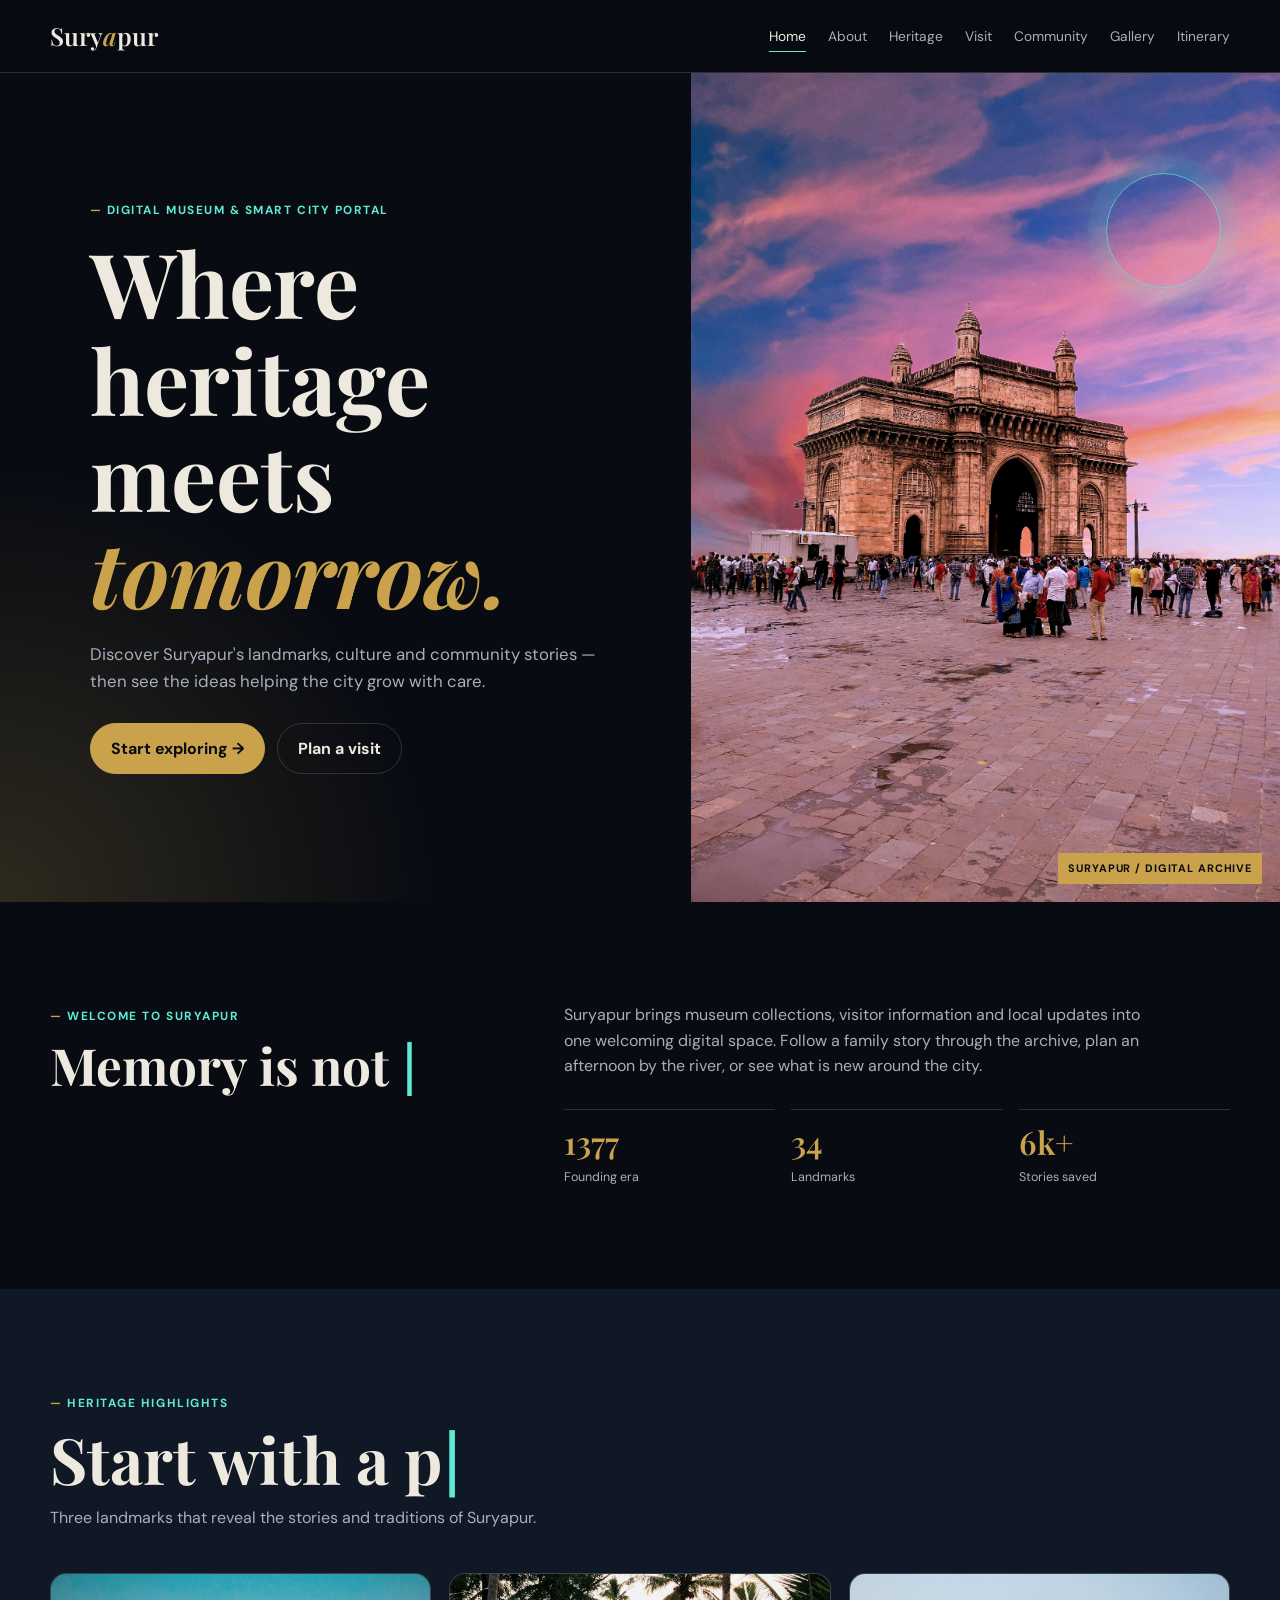
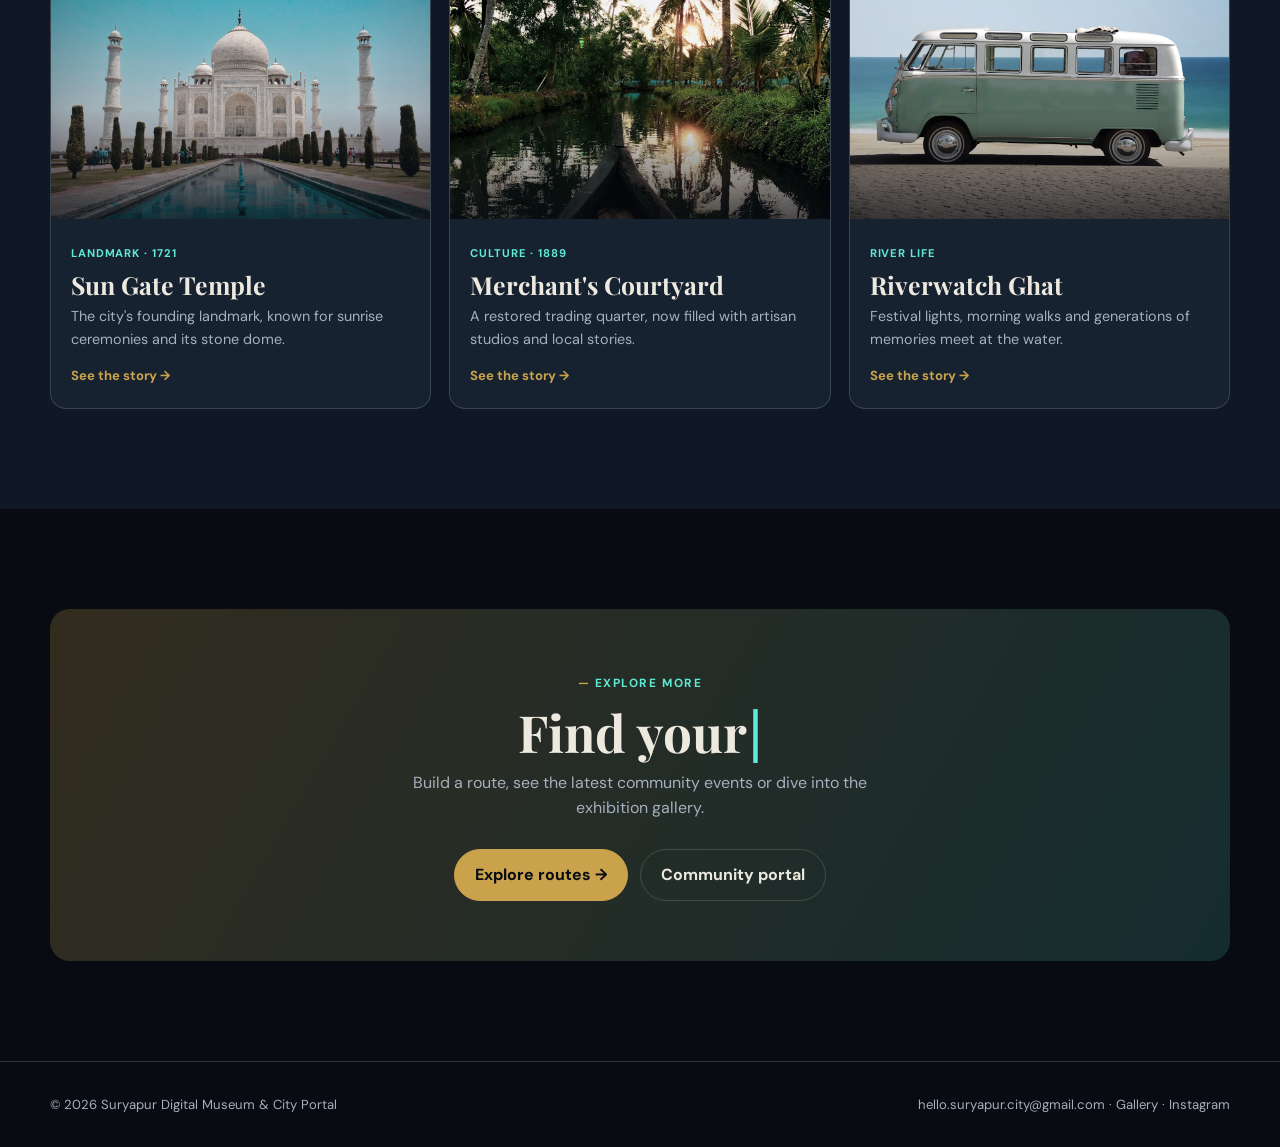
<file: index.html>
<!DOCTYPE html>
<html lang="en">
<head>
  <meta charset="UTF-8"><meta name="viewport" content="width=device-width, initial-scale=1.0">
  <meta name="description" content="Suryapur Digital Museum and Smart City Portal"><title>Suryapur — Digital Museum</title>
  <link rel="preconnect" href="https://fonts.googleapis.com"><link rel="preconnect" href="https://fonts.gstatic.com" crossorigin>
  <link href="https://fonts.googleapis.com/css2?family=DM+Sans:wght@400;500;700&family=Playfair+Display:wght@500;600;700&display=swap" rel="stylesheet"><link rel="stylesheet" href="styles.css">
</head>
<body>
  <header class="header"><nav class="nav container"><a class="logo" href="index.html">Sury<span>a</span>pur</a><button class="menu" id="menuButton" aria-expanded="false">Menu ☰</button><div class="links" id="navLinks"><a class="active" href="index.html">Home</a><a href="about.html">About</a><a href="heritage.html">Heritage</a><a href="visit.html">Visit</a><a href="community.html">Community</a><a href="gallery.html">Gallery</a><a href="itinerary.html">Itinerary</a></div></nav></header>
  <main>
    <section class="hero" id="home"><div class="hero-copy"><span class="eyebrow" data-md="hero_eyebrow">Digital Museum &amp; Smart City Portal</span><h1 data-md="hero_title">Where heritage meets <em>tomorrow.</em></h1><p data-md="hero_description">Discover Suryapur's landmarks, culture and community stories — then see the ideas helping the city grow with care.</p><div class="buttons"><a class="button primary" href="heritage.html" data-md="hero_btn_primary">Start exploring →</a><a class="button secondary" href="visit.html" data-md="hero_btn_secondary">Plan a visit</a></div></div><div class="hero-image"><span class="hero-orb"></span><img src="images/hero-city.jpg" alt="Suryapur cityscape"></div></section>
    <section class="section"><div class="container split reveal"><div><span class="eyebrow" data-md="welcome_eyebrow">Welcome to Suryapur</span><h2 data-md="welcome_title">Memory is not behind us.</h2></div><div><p data-md="welcome_description">Suryapur brings museum collections, visitor information and local updates into one welcoming digital space. Follow a family story through the archive, plan an afternoon by the river, or see what is new around the city.</p><div class="facts"><div><strong data-md="fact_1_num">1721</strong><span data-md="fact_1_label">Founding era</span></div><div><strong data-md="fact_2_num">42</strong><span data-md="fact_2_label">Landmarks</span></div><div><strong data-md="fact_3_num">8k+</strong><span data-md="fact_3_label">Stories saved</span></div></div></div></div></section>
    <section class="section alt"><div class="container"><div class="section-title reveal"><span class="eyebrow" data-md="highlights_eyebrow">Heritage highlights</span><h2 data-md="highlights_title">Start with a place.</h2><p data-md="highlights_subtitle">Three landmarks that reveal the stories and traditions of Suryapur.</p></div><div class="cards"><article class="card reveal"><div class="card-image"><img src="images/sun-gate.jpg" alt="Sun Gate Temple"></div><div class="card-body"><span class="tag" data-md="card_1_tag">Landmark · 1721</span><h3 data-md="card_1_title">Sun Gate Temple</h3><p data-md="card_1_desc">The city's founding landmark, known for sunrise ceremonies and its stone dome.</p><a class="card-link" href="heritage.html" data-md="card_1_link">See the story →</a></div></article><article class="card reveal"><div class="card-image"><img src="images/merchants-courtyard.jpg" alt="Merchant's Courtyard"></div><div class="card-body"><span class="tag" data-md="card_2_tag">Culture · 1889</span><h3 data-md="card_2_title">Merchant's Courtyard</h3><p data-md="card_2_desc">A restored trading quarter, now filled with artisan studios and local stories.</p><a class="card-link" href="heritage.html" data-md="card_2_link">See the story →</a></div></article><article class="card reveal"><div class="card-image"><img src="images/riverwatch-ghat.jpg" alt="Riverwatch Ghat"></div><div class="card-body"><span class="tag" data-md="card_3_tag">River life</span><h3 data-md="card_3_title">Riverwatch Ghat</h3><p data-md="card_3_desc">Festival lights, morning walks and generations of memories meet at the water.</p><a class="card-link" href="heritage.html" data-md="card_3_link">See the story →</a></div></article></div></div></section>
    <section class="section"><div class="container cta reveal"><span class="eyebrow" data-md="cta_eyebrow">Explore more</span><h2 data-md="cta_title">Find your own way through Suryapur.</h2><p data-md="cta_desc">Build a route, see the latest community events or dive into the exhibition gallery.</p><div class="buttons" style="justify-content:center"><a class="button primary" href="visit.html" data-md="cta_btn_primary">Explore routes →</a><a class="button secondary" href="community.html" data-md="cta_btn_secondary">Community portal</a></div></div></section>
  </main>
  <footer><div class="container footer"><span>© 2026 Suryapur Digital Museum &amp; City Portal</span><span><a href="mailto:hello.suryapur.city@gmail.com">hello.suryapur.city@gmail.com</a> · <a href="gallery.html">Gallery</a> · <a href="index.html#home">Instagram</a></span></div></footer><script src="script.js"></script>
</body>
</html>
</file>
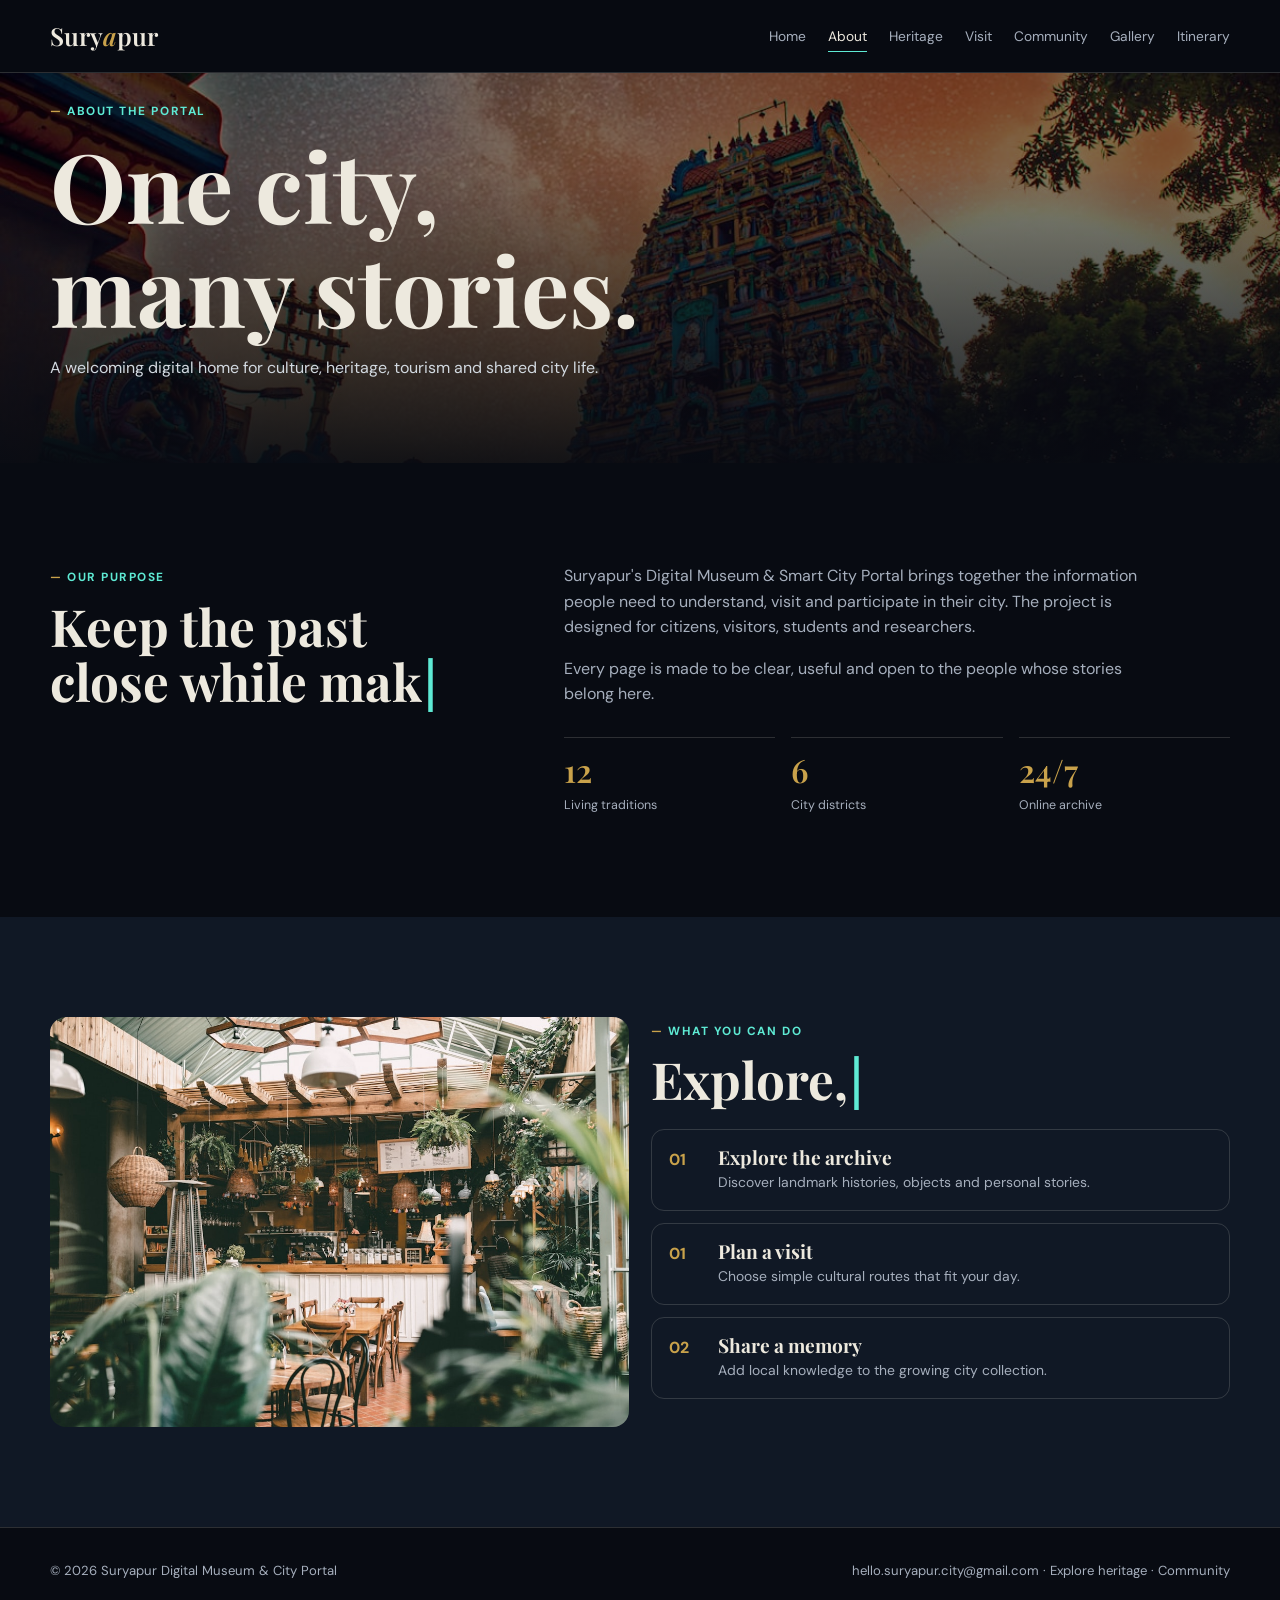
<file: about.html>
<!DOCTYPE html>
<html lang="en"><head><meta charset="UTF-8"><meta name="viewport" content="width=device-width, initial-scale=1.0"><title>About — Suryapur</title><link rel="preconnect" href="https://fonts.googleapis.com"><link rel="preconnect" href="https://fonts.gstatic.com" crossorigin><link href="https://fonts.googleapis.com/css2?family=DM+Sans:wght@400;500;700&family=Playfair+Display:wght@500;600;700&display=swap" rel="stylesheet"><link rel="stylesheet" href="styles.css"></head>
<body><header class="header"><nav class="nav container"><a class="logo" href="index.html">Sury<span>a</span>pur</a><button class="menu" id="menuButton" aria-expanded="false">Menu ☰</button><div class="links" id="navLinks"><a href="index.html">Home</a><a class="active" href="about.html">About</a><a href="heritage.html">Heritage</a><a href="visit.html">Visit</a><a href="community.html">Community</a><a href="gallery.html">Gallery</a><a href="itinerary.html">Itinerary</a></div></nav></header>
<main>
  <section class="page-hero"><img src="images/historic-architecture.jpg" alt="Historic architecture in Suryapur"><div class="container"><span class="eyebrow" data-md="hero_eyebrow">About the portal</span><h1 data-md="hero_title">One city,<br>many stories.</h1><p data-md="hero_description">A welcoming digital home for culture, heritage, tourism and shared city life.</p></div></section>
  <section class="section"><div class="container split reveal"><div><span class="eyebrow" data-md="purpose_eyebrow">Our purpose</span><h2 data-md="purpose_title">Keep the past close while making the future easier to explore.</h2></div><div><p data-md="purpose_desc_1">Suryapur's Digital Museum &amp; Smart City Portal brings together the information people need to understand, visit and participate in their city. The project is designed for citizens, visitors, students and researchers.</p><p class="muted" style="margin-top:16px" data-md="purpose_desc_2">Every page is made to be clear, useful and open to the people whose stories belong here.</p><div class="facts"><div><strong data-md="fact_1_num">12</strong><span data-md="fact_1_label">Living traditions</span></div><div><strong data-md="fact_2_num">6</strong><span data-md="fact_2_label">City districts</span></div><div><strong data-md="fact_3_num">24/7</strong><span data-md="fact_3_label">Online archive</span></div></div></div></div></section>
  <section class="section alt"><div class="container visit-grid"><div class="photo-panel reveal"><img src="images/museum-artefact.jpg" alt="Historic museum artefact"></div><div class="reveal"><span class="eyebrow" data-md="do_eyebrow">What you can do</span><h2 style="font-size:clamp(2.3rem,4vw,3.8rem);margin:10px 0 22px" data-md="do_title">Explore, learn and contribute.</h2><div class="routes"><div class="route"><b data-md="route_1_num">01</b><div><h3 data-md="route_1_title">Explore the archive</h3><p data-md="route_1_desc">Discover landmark histories, objects and personal stories.</p></div></div><div class="route"><b data-md="route_2_num">02</b><div><h3 data-md="route_2_title">Plan a visit</h3><p data-md="route_2_desc">Choose simple cultural routes that fit your day.</p></div></div><div class="route"><b data-md="route_3_num">03</b><div><h3 data-md="route_3_title">Share a memory</h3><p data-md="route_3_desc">Add local knowledge to the growing city collection.</p></div></div></div></div></div></section>
</main><footer><div class="container footer"><span>© 2026 Suryapur Digital Museum &amp; City Portal</span><span><a href="mailto:hello.suryapur.city@gmail.com">hello.suryapur.city@gmail.com</a> · <a href="heritage.html">Explore heritage</a> · <a href="community.html">Community</a></span></div></footer><script src="script.js"></script></body></html>
</file>
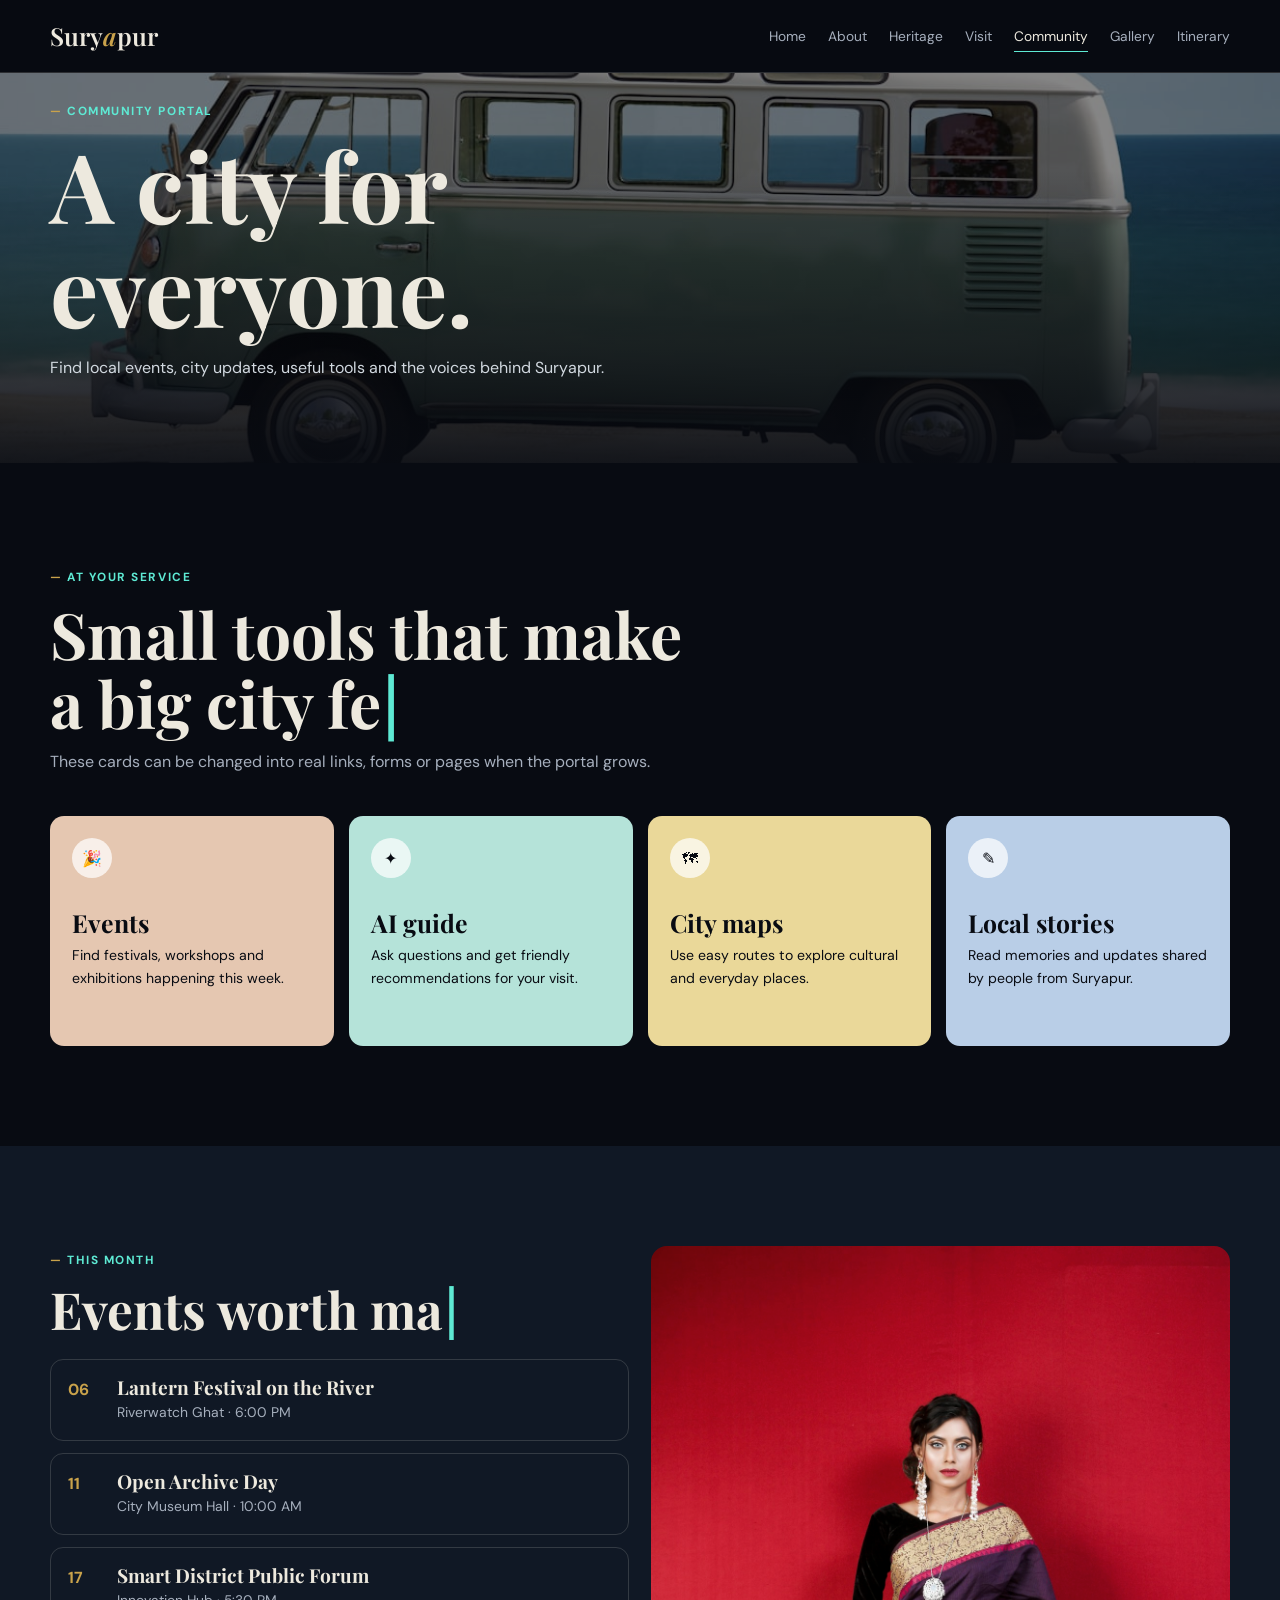
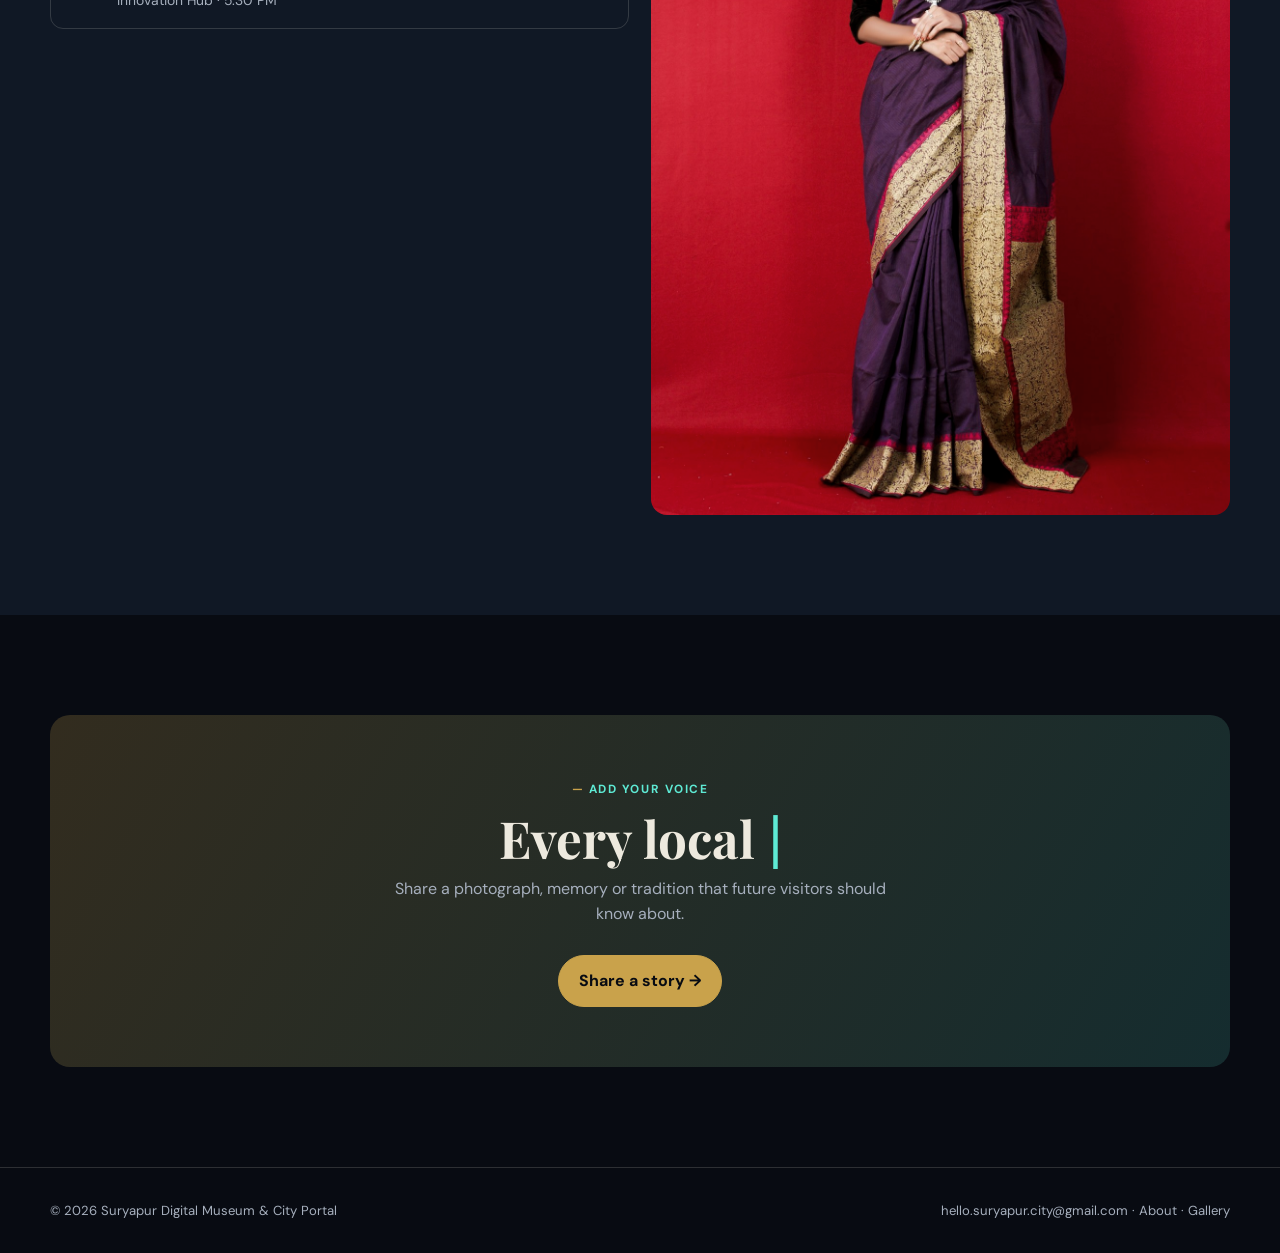
<file: community.html>
<!DOCTYPE html>
<html lang="en"><head><meta charset="UTF-8"><meta name="viewport" content="width=device-width, initial-scale=1.0"><title>Community — Suryapur</title><link rel="preconnect" href="https://fonts.googleapis.com"><link rel="preconnect" href="https://fonts.gstatic.com" crossorigin><link href="https://fonts.googleapis.com/css2?family=DM+Sans:wght@400;500;700&family=Playfair+Display:wght@500;600;700&display=swap" rel="stylesheet"><link rel="stylesheet" href="styles.css"></head>
<body><header class="header"><nav class="nav container"><a class="logo" href="index.html">Sury<span>a</span>pur</a><button class="menu" id="menuButton" aria-expanded="false">Menu ☰</button><div class="links" id="navLinks"><a href="index.html">Home</a><a href="about.html">About</a><a href="heritage.html">Heritage</a><a href="visit.html">Visit</a><a class="active" href="community.html">Community</a><a href="gallery.html">Gallery</a><a href="itinerary.html">Itinerary</a></div></nav></header>
<main>
  <section class="page-hero"><img src="images/riverwatch-ghat.jpg" alt="Riverwatch Ghat"><div class="container"><span class="eyebrow" data-md="hero_eyebrow">Community portal</span><h1 data-md="hero_title">A city for<br>everyone.</h1><p data-md="hero_description">Find local events, city updates, useful tools and the voices behind Suryapur.</p></div></section>
  <section class="section"><div class="container"><div class="section-title reveal"><span class="eyebrow" data-md="tools_eyebrow">At your service</span><h2 data-md="tools_title">Small tools that make a big city feel closer.</h2><p data-md="tools_desc">These cards can be changed into real links, forms or pages when the portal grows.</p></div><div class="features"><article class="feature reveal"><i data-md="feature_1_icon">🎉</i><h3 data-md="feature_1_title">Events</h3><p data-md="feature_1_desc">Find festivals, workshops and exhibitions happening this week.</p></article><article class="feature reveal"><i data-md="feature_2_icon">✦</i><h3 data-md="feature_2_title">AI guide</h3><p data-md="feature_2_desc">Ask questions and get friendly recommendations for your visit.</p></article><article class="feature reveal"><i data-md="feature_3_icon">🗺</i><h3 data-md="feature_3_title">City maps</h3><p data-md="feature_3_desc">Use easy routes to explore cultural and everyday places.</p></article><article class="feature reveal"><i data-md="feature_4_icon">✎</i><h3 data-md="feature_4_title">Local stories</h3><p data-md="feature_4_desc">Read memories and updates shared by people from Suryapur.</p></article></div></div></section>
  <section class="section alt"><div class="container visit-grid"><div class="reveal"><span class="eyebrow" data-md="events_eyebrow">This month</span><h2 style="font-size:clamp(2.3rem,4vw,3.8rem);margin:10px 0 22px" data-md="events_title">Events worth making time for.</h2><div class="routes"><div class="route"><b data-md="event_1_date">08</b><div><h3 data-md="event_1_title">Lantern Festival on the River</h3><p data-md="event_1_desc">Riverwatch Ghat · 6:00 PM</p></div></div><div class="route"><b data-md="event_2_date">14</b><div><h3 data-md="event_2_title">Open Archive Day</h3><p data-md="event_2_desc">City Museum Hall · 10:00 AM</p></div></div><div class="route"><b data-md="event_3_date">21</b><div><h3 data-md="event_3_title">Smart District Public Forum</h3><p data-md="event_3_desc">Innovation Hub · 5:30 PM</p></div></div></div></div><div class="photo-panel reveal"><img src="images/local-textiles.jpg" alt="Colourful local textiles"></div></div></section>
  <section class="section"><div class="container cta reveal"><span class="eyebrow" data-md="cta_eyebrow">Add your voice</span><h2 data-md="cta_title">Every local story belongs in the archive.</h2><p data-md="cta_desc">Share a photograph, memory or tradition that future visitors should know about.</p><div class="buttons" style="justify-content:center"><a class="button primary" href="mailto:hello.suryapur.city@gmail.com" data-md="cta_btn">Share a story →</a></div></div></section>
</main><footer><div class="container footer"><span>© 2026 Suryapur Digital Museum &amp; City Portal</span><span><a href="mailto:hello.suryapur.city@gmail.com">hello.suryapur.city@gmail.com</a> · <a href="about.html">About</a> · <a href="gallery.html">Gallery</a></span></div></footer><script src="script.js"></script></body></html>
</file>
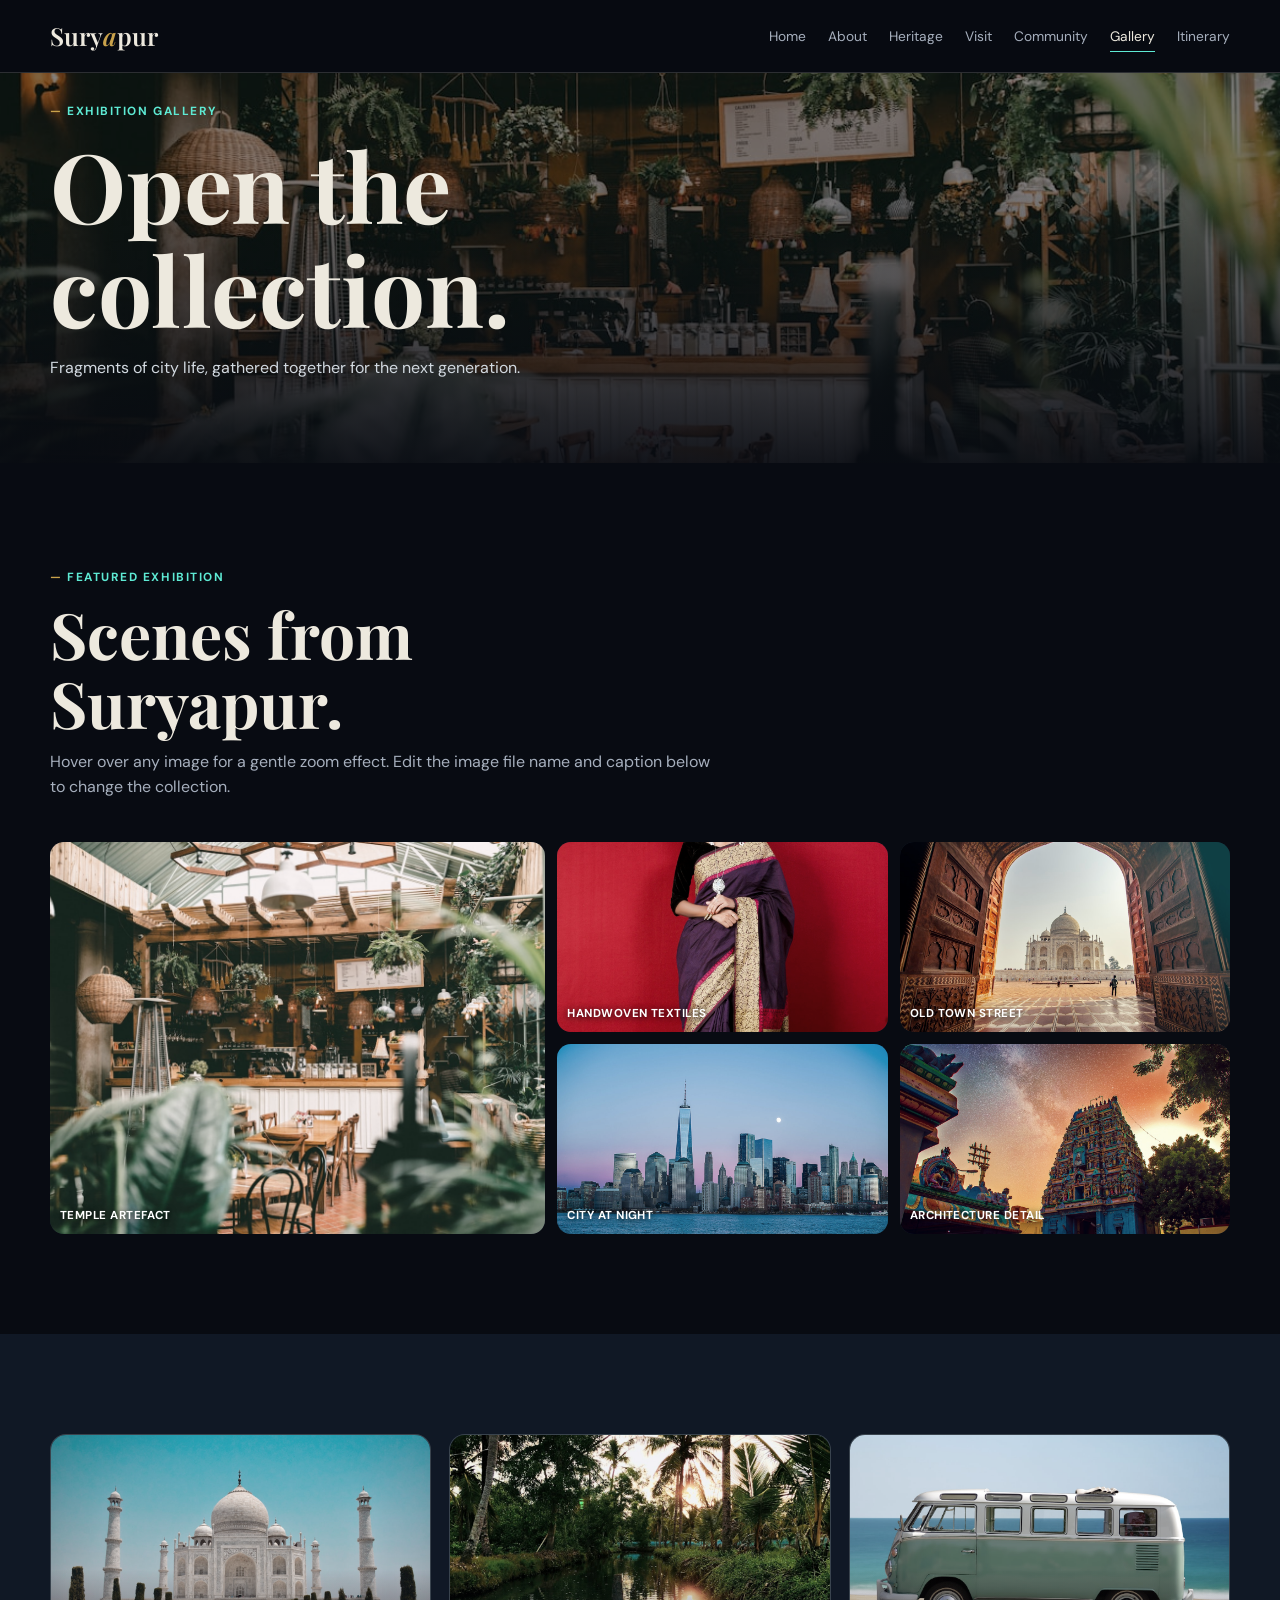
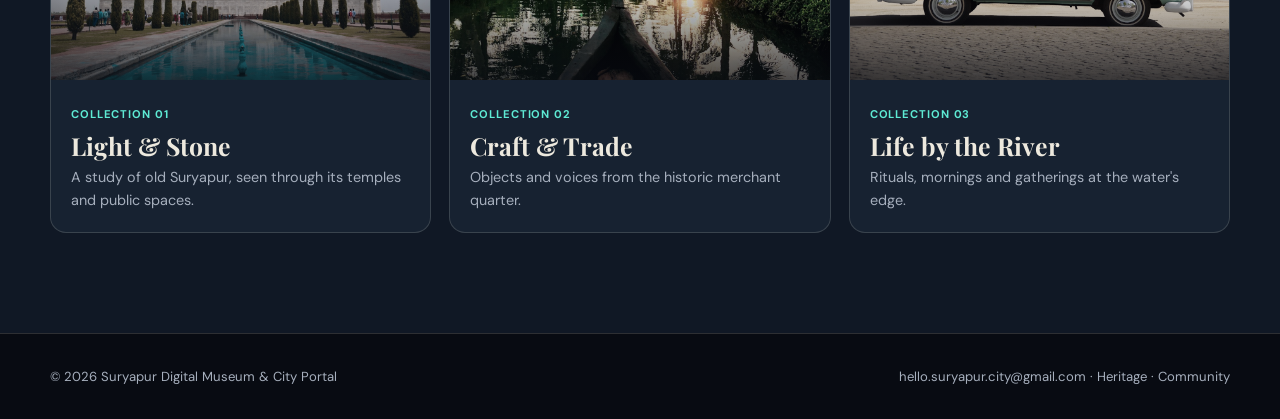
<file: gallery.html>
<!DOCTYPE html>
<html lang="en"><head><meta charset="UTF-8"><meta name="viewport" content="width=device-width, initial-scale=1.0"><title>Gallery — Suryapur</title><link rel="preconnect" href="https://fonts.googleapis.com"><link rel="preconnect" href="https://fonts.gstatic.com" crossorigin><link href="https://fonts.googleapis.com/css2?family=DM+Sans:wght@400;500;700&family=Playfair+Display:wght@500;600;700&display=swap" rel="stylesheet"><link rel="stylesheet" href="styles.css"></head>
<body><header class="header"><nav class="nav container"><a class="logo" href="index.html">Sury<span>a</span>pur</a><button class="menu" id="menuButton" aria-expanded="false">Menu ☰</button><div class="links" id="navLinks"><a href="index.html">Home</a><a href="about.html">About</a><a href="heritage.html">Heritage</a><a href="visit.html">Visit</a><a href="community.html">Community</a><a class="active" href="gallery.html">Gallery</a><a href="itinerary.html">Itinerary</a></div></nav></header>
<main>
  <section class="page-hero"><img src="images/museum-artefact.jpg" alt="Museum artefact"><div class="container"><span class="eyebrow" data-md="hero_eyebrow">Exhibition gallery</span><h1 data-md="hero_title">Open the<br>collection.</h1><p data-md="hero_description">Fragments of city life, gathered together for the next generation.</p></div></section>
  <section class="section"><div class="container"><div class="section-title reveal"><span class="eyebrow" data-md="exhibition_eyebrow">Featured exhibition</span><h2 data-md="exhibition_title">Scenes from Suryapur.</h2><p data-md="exhibition_desc">Hover over any image for a gentle zoom effect. Edit the image file name and caption below to change the collection.</p></div><div class="gallery reveal"><figure><img src="images/museum-artefact.jpg" alt="Museum artefact"><figcaption data-md="fig_1_caption">Temple artefact</figcaption></figure><figure><img src="images/local-textiles.jpg" alt="Local textiles"><figcaption data-md="fig_2_caption">Handwoven textiles</figcaption></figure><figure><img src="images/historic-street.jpg" alt="Historic street"><figcaption data-md="fig_3_caption">Old town street</figcaption></figure><figure><img src="images/city-lights.jpg" alt="City lights at night"><figcaption data-md="fig_4_caption">City at night</figcaption></figure><figure><img src="images/historic-architecture.jpg" alt="Historic architecture"><figcaption data-md="fig_5_caption">Architecture detail</figcaption></figure></div></div></section>
  <section class="section alt"><div class="container cards"><article class="card reveal"><div class="card-image"><img src="images/sun-gate.jpg" alt="Sun Gate Temple"></div><div class="card-body"><span class="tag" data-md="card_1_tag">Collection 01</span><h3 data-md="card_1_title">Light &amp; Stone</h3><p data-md="card_1_desc">A study of old Suryapur, seen through its temples and public spaces.</p></div></article><article class="card reveal"><div class="card-image"><img src="images/merchants-courtyard.jpg" alt="Merchant's Courtyard"></div><div class="card-body"><span class="tag" data-md="card_2_tag">Collection 02</span><h3 data-md="card_2_title">Craft &amp; Trade</h3><p data-md="card_2_desc">Objects and voices from the historic merchant quarter.</p></div></article><article class="card reveal"><div class="card-image"><img src="images/riverwatch-ghat.jpg" alt="Riverwatch Ghat"></div><div class="card-body"><span class="tag" data-md="card_3_tag">Collection 03</span><h3 data-md="card_3_title">Life by the River</h3><p data-md="card_3_desc">Rituals, mornings and gatherings at the water's edge.</p></div></article></div></section>
</main><footer><div class="container footer"><span>© 2026 Suryapur Digital Museum &amp; City Portal</span><span><a href="mailto:hello.suryapur.city@gmail.com">hello.suryapur.city@gmail.com</a> · <a href="heritage.html">Heritage</a> · <a href="community.html">Community</a></span></div></footer><script src="script.js"></script></body></html>
</file>
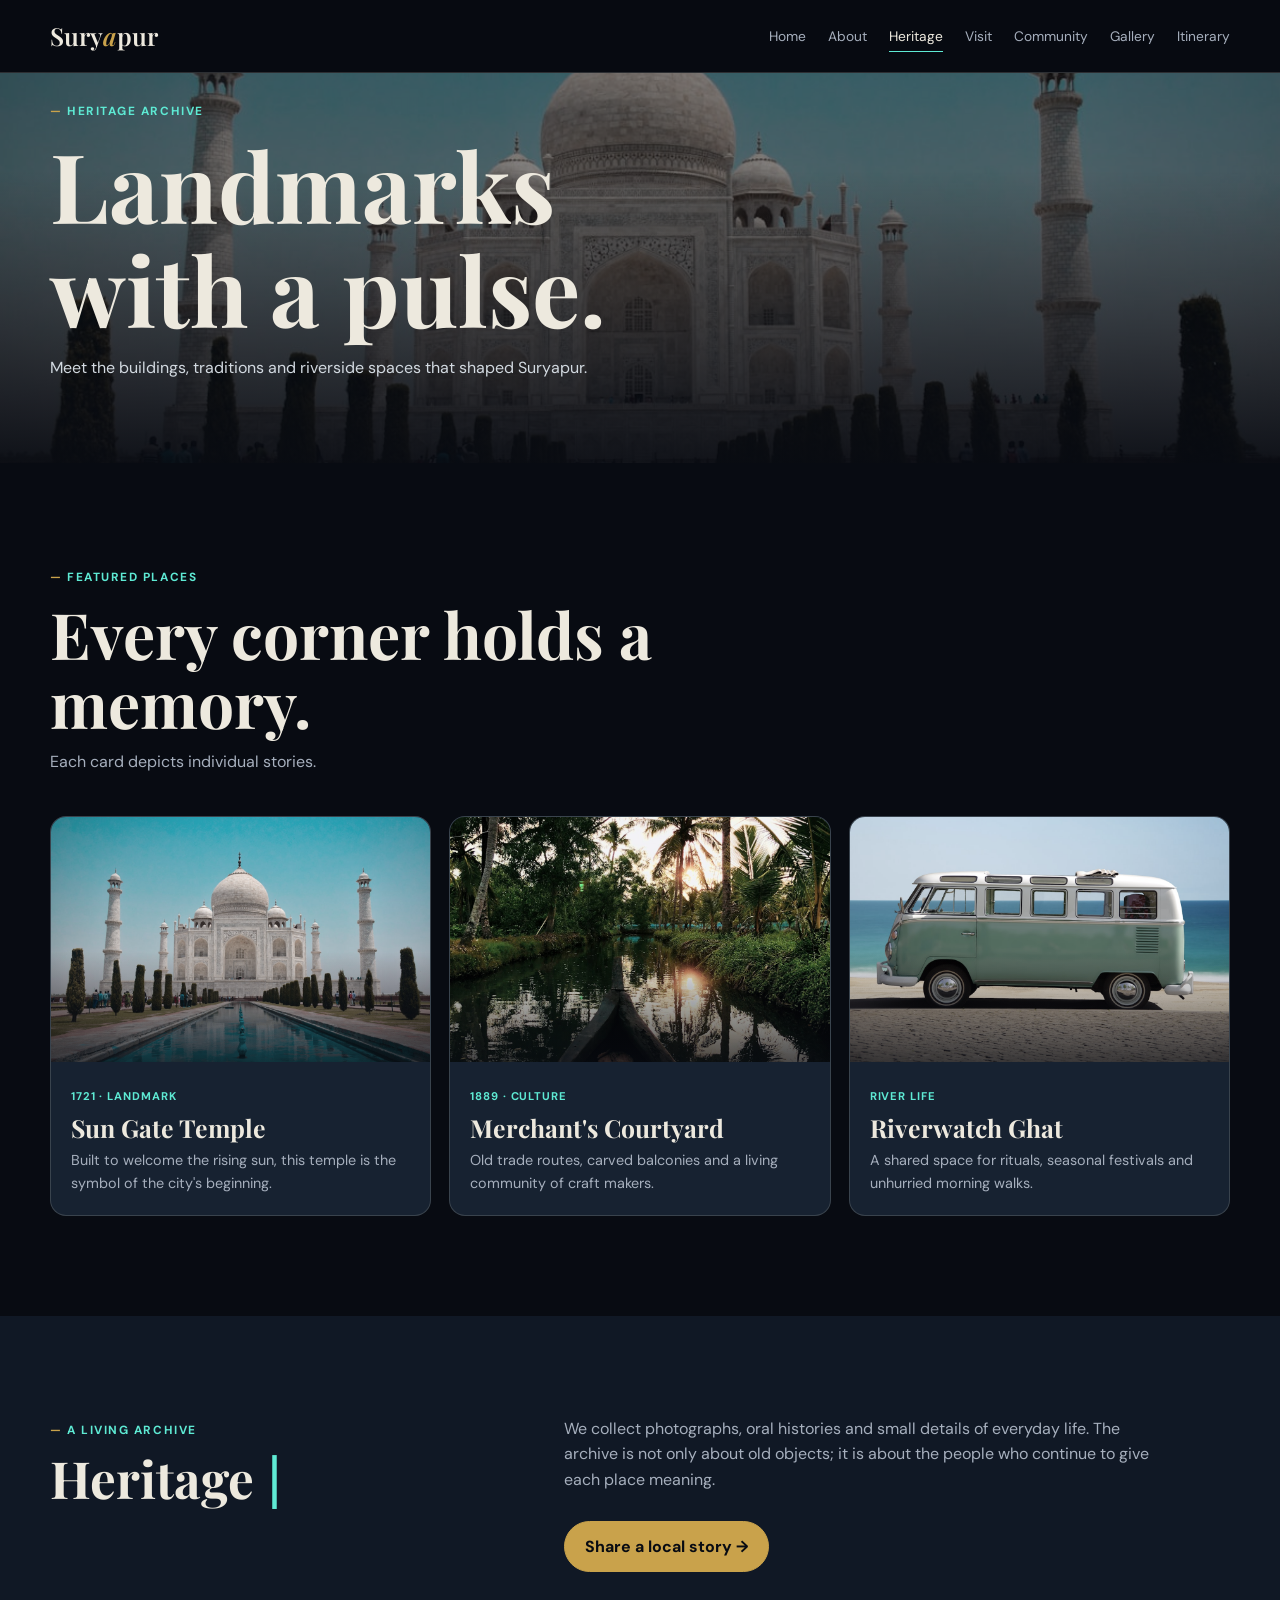
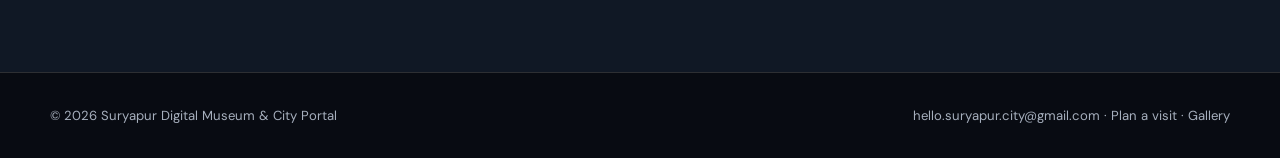
<file: heritage.html>
<!DOCTYPE html>
<html lang="en"><head><meta charset="UTF-8"><meta name="viewport" content="width=device-width, initial-scale=1.0"><title>Heritage — Suryapur</title><link rel="preconnect" href="https://fonts.googleapis.com"><link rel="preconnect" href="https://fonts.gstatic.com" crossorigin><link href="https://fonts.googleapis.com/css2?family=DM+Sans:wght@400;500;700&family=Playfair+Display:wght@500;600;700&display=swap" rel="stylesheet"><link rel="stylesheet" href="styles.css"></head>
<body><header class="header"><nav class="nav container"><a class="logo" href="index.html">Sury<span>a</span>pur</a><button class="menu" id="menuButton" aria-expanded="false">Menu ☰</button><div class="links" id="navLinks"><a href="index.html">Home</a><a href="about.html">About</a><a class="active" href="heritage.html">Heritage</a><a href="visit.html">Visit</a><a href="community.html">Community</a><a href="gallery.html">Gallery</a><a href="itinerary.html">Itinerary</a></div></nav></header>
<main>
  <section class="page-hero"><img src="images/sun-gate.jpg" alt="Sun Gate Temple"><div class="container"><span class="eyebrow" data-md="hero_eyebrow">Heritage archive</span><h1 data-md="hero_title">Landmarks<br>with a pulse.</h1><p data-md="hero_description">Meet the buildings, traditions and riverside spaces that shaped Suryapur.</p></div></section>
  <section class="section"><div class="container"><div class="section-title reveal"><span class="eyebrow" data-md="featured_eyebrow">Featured places</span><h2 data-md="featured_title">Every corner holds a memory.</h2><p data-md="featured_desc">Each card depicts stories.</p></div><div class="cards"><article class="card reveal"><div class="card-image"><img src="images/sun-gate.jpg" alt="Sun Gate Temple"></div><div class="card-body"><span class="tag" data-md="card_1_tag">1721 · Landmark</span><h3 data-md="card_1_title">Sun Gate Temple</h3><p data-md="card_1_desc">Built to welcome the rising sun, this temple is the symbol of the city's beginning.</p></div></article><article class="card reveal"><div class="card-image"><img src="images/merchants-courtyard.jpg" alt="Merchant's Courtyard"></div><div class="card-body"><span class="tag" data-md="card_2_tag">1889 · Culture</span><h3 data-md="card_2_title">Merchant's Courtyard</h3><p data-md="card_2_desc">Old trade routes, carved balconies and a living community of craft makers.</p></div></article><article class="card reveal"><div class="card-image"><img src="images/riverwatch-ghat.jpg" alt="Riverwatch Ghat"></div><div class="card-body"><span class="tag" data-md="card_3_tag">River life</span><h3 data-md="card_3_title">Riverwatch Ghat</h3><p data-md="card_3_desc">A shared space for rituals, seasonal festivals and unhurried morning walks.</p></div></article></div></div></section>
  <section class="section alt"><div class="container split reveal"><div><span class="eyebrow" data-md="archive_eyebrow">A living archive</span><h2 data-md="archive_title">Heritage grows when people keep telling its stories.</h2></div><div><p data-md="archive_desc">We collect photographs, oral histories and small details of everyday life. The archive is not only about old objects; it is about the people who continue to give each place meaning.</p><div class="buttons"><a class="button primary" href="community.html" data-md="archive_btn">Share a local story →</a></div></div></div></section>
</main><footer><div class="container footer"><span>© 2026 Suryapur Digital Museum &amp; City Portal</span><span><a href="mailto:hello.suryapur.city@gmail.com">hello.suryapur.city@gmail.com</a> · <a href="visit.html">Plan a visit</a> · <a href="gallery.html">Gallery</a></span></div></footer><script src="script.js"></script></body></html>
</file>
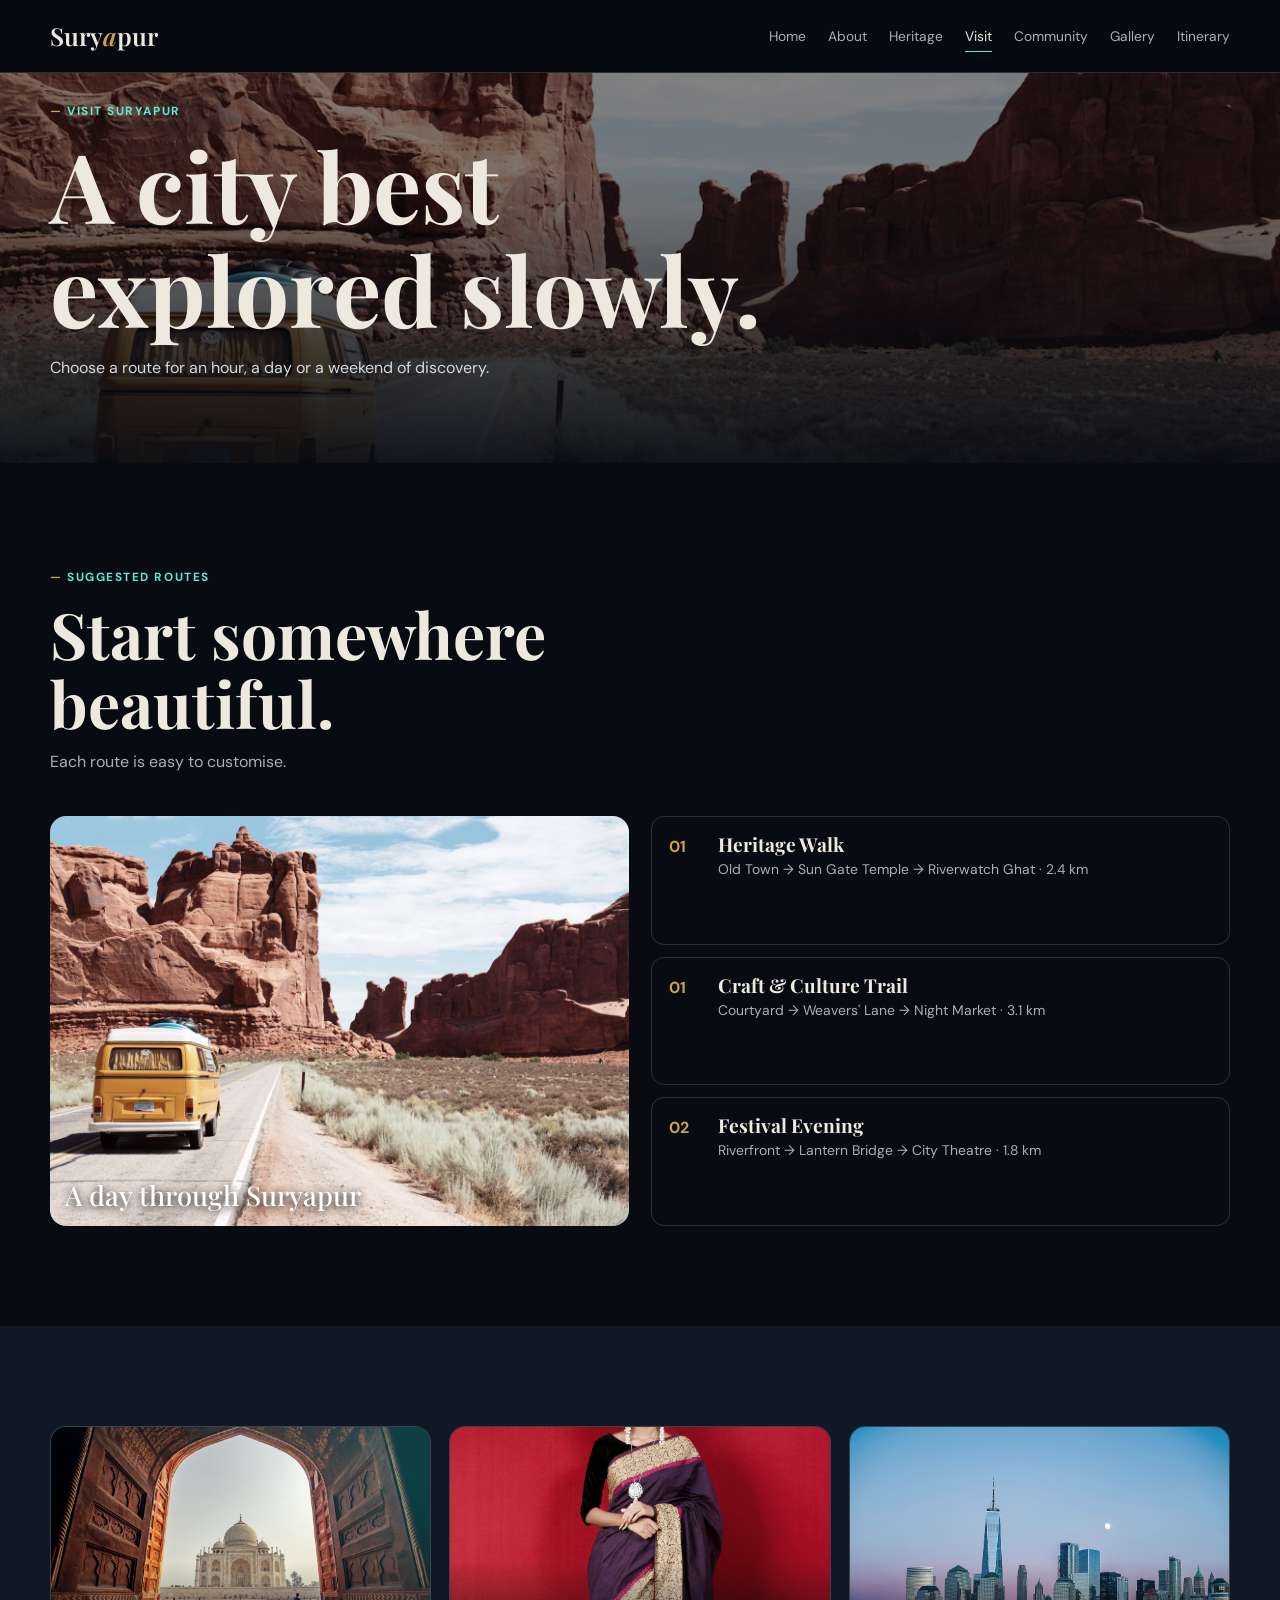
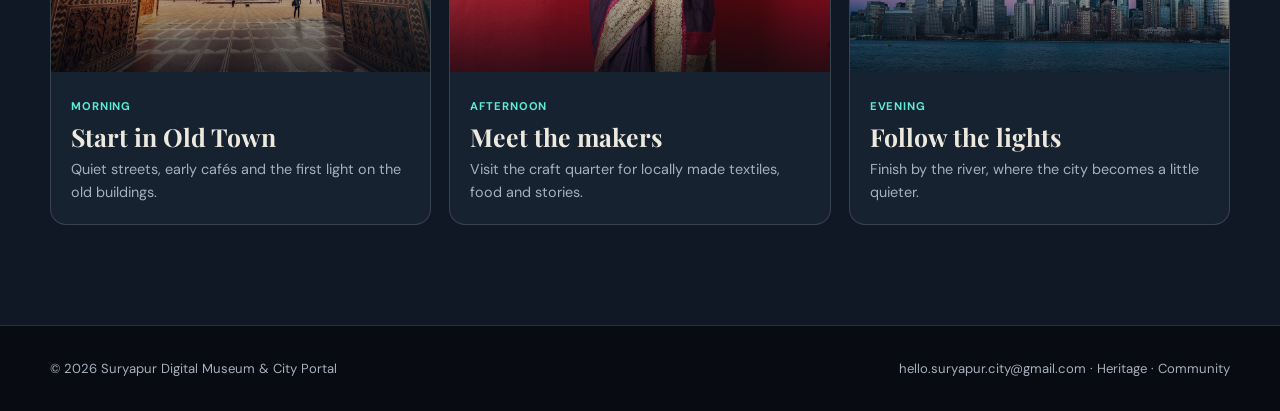
<file: visit.html>
<!DOCTYPE html>
<html lang="en"><head><meta charset="UTF-8"><meta name="viewport" content="width=device-width, initial-scale=1.0"><title>Visit — Suryapur</title><link rel="preconnect" href="https://fonts.googleapis.com"><link rel="preconnect" href="https://fonts.gstatic.com" crossorigin><link href="https://fonts.googleapis.com/css2?family=DM+Sans:wght@400;500;700&family=Playfair+Display:wght@500;600;700&display=swap" rel="stylesheet"><link rel="stylesheet" href="styles.css"></head>
<body><header class="header"><nav class="nav container"><a class="logo" href="index.html">Sury<span>a</span>pur</a><button class="menu" id="menuButton" aria-expanded="false">Menu ☰</button><div class="links" id="navLinks"><a href="index.html">Home</a><a href="about.html">About</a><a href="heritage.html">Heritage</a><a class="active" href="visit.html">Visit</a><a href="community.html">Community</a><a href="gallery.html">Gallery</a><a href="itinerary.html">Itinerary</a></div></nav></header>
<main>
  <section class="page-hero"><img src="images/tourism-route.jpg" alt="Suryapur tourism route"><div class="container"><span class="eyebrow" data-md="hero_eyebrow">Visit Suryapur</span><h1 data-md="hero_title">A city best<br>explored slowly.</h1><p data-md="hero_description">Choose a route for an hour, a day or a weekend of discovery.</p></div></section>
  <section class="section"><div class="container"><div class="section-title reveal"><span class="eyebrow" data-md="routes_eyebrow">Suggested routes</span><h2 data-md="routes_title">Start somewhere beautiful.</h2><p data-md="routes_desc">Each route is easy to customise.</p></div><div class="visit-grid"><div class="route-photo reveal" data-caption="A day through Suryapur"><img src="images/tourism-route.jpg" alt="Map route through the city"></div><div class="routes reveal"><div class="route"><b data-md="route_1_num">01</b><div><h3 data-md="route_1_title">Heritage Walk</h3><p data-md="route_1_desc">Old Town → Sun Gate Temple → Riverwatch Ghat · 2.4 km</p></div></div><div class="route"><b data-md="route_2_num">02</b><div><h3 data-md="route_2_title">Craft &amp; Culture Trail</h3><p data-md="route_2_desc">Courtyard → Weavers' Lane → Night Market · 3.1 km</p></div></div><div class="route"><b data-md="route_3_num">03</b><div><h3 data-md="route_3_title">Festival Evening</h3><p data-md="route_3_desc">Riverfront → Lantern Bridge → City Theatre · 1.8 km</p></div></div></div></div></div></section>
  <section class="section alt"><div class="container cards"><article class="card reveal"><div class="card-image"><img src="images/historic-street.jpg" alt="Historic street"></div><div class="card-body"><span class="tag" data-md="card_1_tag">Morning</span><h3 data-md="card_1_title">Start in Old Town</h3><p data-md="card_1_desc">Quiet streets, early cafés and the first light on the old buildings.</p></div></article><article class="card reveal"><div class="card-image"><img src="images/local-textiles.jpg" alt="Local textiles"></div><div class="card-body"><span class="tag" data-md="card_2_tag">Afternoon</span><h3 data-md="card_2_title">Meet the makers</h3><p data-md="card_2_desc">Visit the craft quarter for locally made textiles, food and stories.</p></div></article><article class="card reveal"><div class="card-image"><img src="images/city-lights.jpg" alt="City lights at night"></div><div class="card-body"><span class="tag" data-md="card_3_tag">Evening</span><h3 data-md="card_3_title">Follow the lights</h3><p data-md="card_3_desc">Finish by the river, where the city becomes a little quieter.</p></div></article></div></section>
</main><footer><div class="container footer"><span>© 2026 Suryapur Digital Museum &amp; City Portal</span><span><a href="mailto:hello.suryapur.city@gmail.com">hello.suryapur.city@gmail.com</a> · <a href="heritage.html">Heritage</a> · <a href="community.html">Community</a></span></div></footer><script src="script.js"></script></body></html>
</file>
<file: styles.css>
:root {
  --night: #080b12;
  --night-2: #101825;
  --card: #172231;
  --gold: #c9a24b;
  --cyan: #5eead4;
  --cream: #ede9de;
  --muted: #a6afbd;
  --line: rgba(237, 233, 222, .16);
  --max: 1180px;
  --serif: "Playfair Display", Georgia, serif;
  --sans: "DM Sans", Arial, sans-serif;
  --shadow: 0 20px 45px rgba(0, 0, 0, .28);
}

* { box-sizing: border-box; }
html { scroll-behavior: smooth; }
body { margin: 0; overflow-x: hidden; background: var(--night); color: var(--cream); font: 16px/1.6 var(--sans); }
a { color: inherit; text-decoration: none; }
img { display: block; width: 100%; height: 100%; object-fit: cover; }
h1, h2, h3, p, figure { margin: 0; }
h1, h2, h3 { font-family: var(--serif); line-height: 1.08; }
button { color: inherit; font: inherit; }

.container { width: min(var(--max), calc(100% - 40px)); margin: auto; }
.section { padding: 100px 0; }
.alt { background: var(--night-2); }
.eyebrow { color: var(--cyan); font-size: .74rem; font-weight: 700; letter-spacing: .13em; text-transform: uppercase; }
.eyebrow::before { content: "— "; color: var(--gold); }
.section-title { max-width: 670px; margin-bottom: 42px; }
.section-title h2 { margin: 10px 0 12px; font-size: clamp(2.3rem, 5vw, 4.4rem); }
.section-title p, .muted { color: var(--muted); }


.header { position: sticky; top: 0; z-index: 20; background: rgba(8, 11, 18, .92); border-bottom: 1px solid var(--line); backdrop-filter: blur(12px); }
.nav { min-height: 72px; display: flex; align-items: center; justify-content: space-between; gap: 20px; }
.logo { font: 600 1.55rem/1 var(--serif); }
.logo span { color: var(--gold); font-style: italic; }
.links { display: flex; align-items: center; gap: 22px; color: var(--muted); font-size: .86rem; }
.links a { position: relative; padding: 5px 0; }
.links a::after { content: ""; position: absolute; right: 0; bottom: 0; left: 0; height: 1px; background: var(--cyan); transform: scaleX(0); transform-origin: right; transition: transform .25s ease; }
.links a:hover, .links a.active { color: var(--cream); }
.links a:hover::after, .links a.active::after { transform: scaleX(1); transform-origin: left; }
.menu { display: none; border: 0; background: transparent; cursor: pointer; }


.buttons { display: flex; flex-wrap: wrap; gap: 12px; margin-top: 28px; }
.button { display: inline-flex; align-items: center; gap: 8px; padding: 12px 20px; border: 1px solid var(--line); border-radius: 999px; font-weight: 700; transition: transform .25s ease, color .25s ease, background .25s ease, box-shadow .25s ease; }
.button:hover { transform: translateY(-4px); box-shadow: 0 12px 24px rgba(0, 0, 0, .25); }
.primary { border-color: var(--gold); background: var(--gold); color: var(--night); }
.primary:hover { background: var(--cyan); border-color: var(--cyan); }
.secondary:hover { border-color: var(--cyan); color: var(--cyan); }


.hero { position: relative; min-height: 680px; display: grid; grid-template-columns: 1.08fr .92fr; overflow: hidden; background: var(--night); }
.hero-copy { position: relative; z-index: 1; display: flex; flex-direction: column; justify-content: center; padding: clamp(85px, 10vw, 150px) clamp(24px, 7vw, 100px); background: radial-gradient(circle at 0 100%, rgba(201, 162, 75, .2), transparent 40%), var(--night); }
.hero-copy h1 { max-width: 9ch; margin: 14px 0 20px; font-size: clamp(3.5rem, 7vw, 7.5rem); }
.hero-copy h1 em { color: var(--gold); }
.hero-copy p { max-width: 45ch; color: var(--muted); font-size: 1.05rem; }
.hero-image { position: relative; min-height: 420px; overflow: hidden; }
.hero-image::before { content: ""; position: absolute; z-index: 1; inset: 0; background: linear-gradient(135deg, rgba(94, 234, 212, .12), transparent 45%); pointer-events: none; }
.hero-image::after { content: "SURYAPUR / DIGITAL ARCHIVE"; position: absolute; z-index: 2; right: 18px; bottom: 18px; padding: 7px 10px; background: var(--gold); color: var(--night); font-size: .68rem; font-weight: 700; letter-spacing: .08em; }
.hero-image img { filter: saturate(.82) contrast(1.08); animation: heroZoom 12s ease-out both; }
.hero-orb { position: absolute; z-index: 2; top: 12%; right: 10%; width: 115px; aspect-ratio: 1; border: 1px solid rgba(94, 234, 212, .7); border-radius: 50%; box-shadow: 0 0 0 18px rgba(94, 234, 212, .06), 0 0 45px rgba(94, 234, 212, .3); animation: float 4s ease-in-out infinite; }


.page-hero { position: relative; min-height: 390px; display: flex; align-items: end; overflow: hidden; background: var(--night-2); }
.page-hero img { position: absolute; inset: 0; filter: brightness(.52) saturate(.8); }
.page-hero::after { content: ""; position: absolute; inset: 0; background: linear-gradient(0deg, rgba(8,11,18,.9), transparent 75%); }
.page-hero .container { position: relative; z-index: 1; padding-bottom: 58px; }
.page-hero h1 { margin-top: 10px; font-size: clamp(3.5rem, 7.5vw, 7.5rem); }
.page-hero p { max-width: 52ch; margin-top: 15px; color: #d2d9e0; }


.cards { display: grid; grid-template-columns: repeat(3, 1fr); gap: 18px; }
.card { overflow: hidden; border: 1px solid var(--line); border-radius: 16px; background: var(--card); transition: transform .28s ease, border-color .28s ease, box-shadow .28s ease; }
.card:hover { transform: translateY(-8px); border-color: var(--gold); box-shadow: var(--shadow); }
.card-image { height: 245px; position: relative; overflow: hidden; }
.card-image::after { content: ""; position: absolute; inset: 0; background: linear-gradient(transparent 55%, rgba(8,11,18,.72)); }
.card-image img { transition: transform .55s ease, filter .4s ease; filter: saturate(.72); }
.card:hover .card-image img { transform: scale(1.08); filter: saturate(1); }
.card-body { padding: 20px; }
.tag { color: var(--cyan); font-size: .7rem; font-weight: 700; letter-spacing: .08em; text-transform: uppercase; }
.card h3 { margin: 7px 0; font-size: 1.55rem; }
.card p { color: var(--muted); font-size: .9rem; }
.card-link { display: inline-block; margin-top: 14px; color: var(--gold); font-size: .82rem; font-weight: 700; }
.card-link:hover { color: var(--cyan); }


.split { display: grid; grid-template-columns: .8fr 1.2fr; gap: 70px; }
.split h2 { margin: 10px 0; font-size: clamp(2.2rem, 4vw, 3.6rem); }
.split p { max-width: 55ch; color: var(--muted); }
.facts { display: grid; grid-template-columns: repeat(3, 1fr); gap: 16px; margin-top: 30px; }
.facts div { border-top: 1px solid var(--line); padding-top: 10px; }
.facts strong { display: block; color: var(--gold); font: 600 2rem var(--serif); }
.facts span { color: var(--muted); font-size: .78rem; }
.photo-panel { min-height: 410px; overflow: hidden; border-radius: 16px; }
.photo-panel img { filter: saturate(.8); transition: transform .6s ease; }
.photo-panel:hover img { transform: scale(1.04); }


.visit-grid { display: grid; grid-template-columns: 1fr 1fr; gap: 22px; }
.route-photo { position: relative; min-height: 390px; overflow: hidden; border-radius: 16px; }
.route-photo::after { content: attr(data-caption); position: absolute; right: 15px; bottom: 13px; left: 15px; color: white; font: 500 1.7rem var(--serif); text-shadow: 0 2px 8px #000; }
.route-photo img { filter: saturate(.78); transition: transform .6s ease; }
.route-photo:hover img { transform: scale(1.05); }
.routes { display: grid; gap: 12px; }
.route { display: grid; grid-template-columns: 35px 1fr; gap: 14px; padding: 17px; border: 1px solid var(--line); border-radius: 13px; transition: background .22s ease, transform .22s ease; }
.route:hover { transform: translateX(7px); background: var(--card); }
.route b { color: var(--gold); }
.route h3 { margin: 0 0 3px; font-size: 1.2rem; }
.route p { color: var(--muted); font-size: .87rem; }
.features { display: grid; grid-template-columns: repeat(4, 1fr); gap: 15px; }
.feature { min-height: 230px; padding: 22px; border-radius: 14px; color: var(--night); transition: transform .28s ease, box-shadow .28s ease; }
.feature:hover { transform: translateY(-7px) rotate(-.5deg); box-shadow: 0 18px 25px rgba(0,0,0,.25); }
.feature:nth-child(1) { background: #e5c7b1; }.feature:nth-child(2) { background: #b5e3d9; }.feature:nth-child(3) { background: #ead899; }.feature:nth-child(4) { background: #b9cee7; }
.feature i { display: grid; width: 40px; height: 40px; place-items: center; border-radius: 50%; background: rgba(255,255,255,.72); font-style: normal; }
.feature h3 { margin: 32px 0 7px; font-size: 1.55rem; }.feature p { font-size: .88rem; }


.gallery { display: grid; grid-template-columns: 1.2fr .8fr .8fr; grid-auto-rows: 190px; gap: 12px; }
.gallery figure { position: relative; overflow: hidden; border-radius: 14px; background: var(--card); }
.gallery figure:first-child { grid-row: span 2; }
.gallery img { transition: transform .45s ease, filter .45s ease; filter: saturate(.72); }
.gallery figure:hover img { transform: scale(1.07); filter: saturate(1.1); }
.gallery figcaption { position: absolute; right: 10px; bottom: 9px; left: 10px; color: white; font-size: .72rem; font-weight: 700; letter-spacing: .04em; text-shadow: 0 1px 7px #000; text-transform: uppercase; }


.cta { padding: 60px; border-radius: 20px; background: linear-gradient(120deg, rgba(201,162,75,.22), rgba(94,234,212,.15)); text-align: center; }
.cta h2 { margin: 10px 0; font-size: clamp(2rem, 4vw, 3.5rem); }.cta p { max-width:48ch; margin:auto; color:var(--muted); }
footer { padding: 32px 0; border-top: 1px solid var(--line); color: var(--muted); font-size: .82rem; }.footer { display:flex; justify-content:space-between; gap:20px; flex-wrap:wrap; }footer a:hover { color:var(--cyan); }
.reveal { opacity: 0; transform: translateY(26px); transition: opacity .65s ease, transform .65s ease; }.reveal.visible { opacity: 1; transform: none; }

/* Typing cursor on h1 / h2 while text is being typed */
h1.typing::after, h2.typing::after { content: "|"; margin-left: 2px; color: var(--cyan); animation: blink .75s step-end infinite; }
@keyframes blink { 50% { opacity: 0; } }

/* Itinerary page — route cards + mini map */
.itinerary-layout { display: grid; grid-template-columns: 1.05fr 0.95fr; gap: 28px; align-items: start; }
.itinerary-list { display: grid; gap: 14px; }
.itinerary-card { padding: 20px; border: 1px solid var(--line); border-radius: 14px; background: var(--card); transition: border-color .25s ease, transform .25s ease, box-shadow .25s ease; cursor: pointer; }
.itinerary-card:hover, .itinerary-card.active-card { transform: translateY(-4px); border-color: var(--gold); box-shadow: 0 10px 25px rgba(201, 162, 75, 0.15); }
.itinerary-card h3 { margin: 8px 0 6px; font-size: 1.45rem; }
.itinerary-card p { color: var(--muted); font-size: .88rem; line-height: 1.7; }
.itinerary-button { margin-top: 14px; padding: 10px 16px; border: 1px solid var(--line); border-radius: 999px; background: transparent; cursor: pointer; color: var(--gold); font-size: .82rem; font-weight: 700; transition: background .22s ease, color .22s ease, border-color .22s ease; }
.itinerary-button:hover, .itinerary-button.active-route { border-color: var(--gold); background: rgba(201, 162, 75, .16); color: var(--cream); }

.mini-map-wrapper { position: relative; width: 100%; border-radius: 18px; padding: 2px; background: linear-gradient(135deg, rgba(201,162,75,0.4), rgba(94,234,212,0.25)); }
.mini-map { position: relative; width: 100%; height: 100%; min-height: 420px; border-radius: 16px; background: radial-gradient(circle at 50% 50%, #131c2a 0%, #090d15 100%); overflow: hidden; }
.map-svg { width: 100%; height: 100%; display: block; min-height: 420px; }

.active-route-path { stroke-dasharray: 12 6; animation: dashMove 25s linear infinite; transition: d 0.6s cubic-bezier(0.4, 0, 0.2, 1); }
@keyframes dashMove { to { stroke-dashoffset: -360; } }

.map-pin-group { cursor: pointer; transition: opacity 0.4s ease, transform 0.3s ease; }
.map-pin-group:hover { transform: scale(1.18); }
.pulse-ring { animation: pinPulse 2s ease-out infinite; }
@keyframes pinPulse { 0% { r: 9px; opacity: 0.8; } 100% { r: 22px; opacity: 0; } }

.map-pin-group.inactive-pin { opacity: 0.3; }
.map-pin-group.inactive-pin .pulse-ring { animation: none; opacity: 0; }

.map-overlay-info { position: absolute; top: 16px; left: 16px; z-index: 5; display: flex; flex-direction: column; gap: 4px; padding: 10px 14px; border-radius: 10px; background: rgba(8, 11, 18, 0.85); border: 1px solid var(--line); backdrop-filter: blur(8px); }
.route-badge { color: var(--gold); font-size: 0.82rem; font-weight: 700; }
.route-meta { color: var(--muted); font-size: 0.72rem; }
.photo-credits { width: 100%; margin: 10px 0 0; color: var(--muted); font-size: .72rem; opacity: .85; }

@keyframes heroZoom { from { transform:scale(1.1); } to { transform:scale(1); } } @keyframes float { 50% { transform:translateY(15px); } }

@media (max-width: 900px) { .features { grid-template-columns:repeat(2,1fr); } }
@media (max-width: 800px) { .menu { display:block; }.links { display:none; position:absolute; top:72px; right:20px; flex-direction:column; align-items:flex-start; gap:12px; padding:16px; border:1px solid var(--line); border-radius:12px; background:var(--card); box-shadow:var(--shadow); }.links.open { display:flex; }.hero,.split,.visit-grid,.itinerary-layout { grid-template-columns:1fr; }.hero-copy { padding-bottom:60px; }.hero-image { min-height:360px; }.cards { grid-template-columns:repeat(2,1fr); }.gallery { grid-template-columns:1fr 1fr; grid-auto-rows:160px; }.gallery figure:first-child { grid-column:span 2; grid-row:span 1; }.mini-map { min-height: 320px; } }
@media (max-width: 520px) { .container { width:min(var(--max),calc(100% - 28px)); }.section { padding:65px 0; }.facts,.cards,.features { grid-template-columns:1fr; }.cta { padding:40px 22px; }.button { width:fit-content; } }
@media (prefers-reduced-motion: reduce) { *,*::before,*::after { scroll-behavior:auto !important; animation-duration:.01ms !important; transition-duration:.01ms !important; } }
</file>
